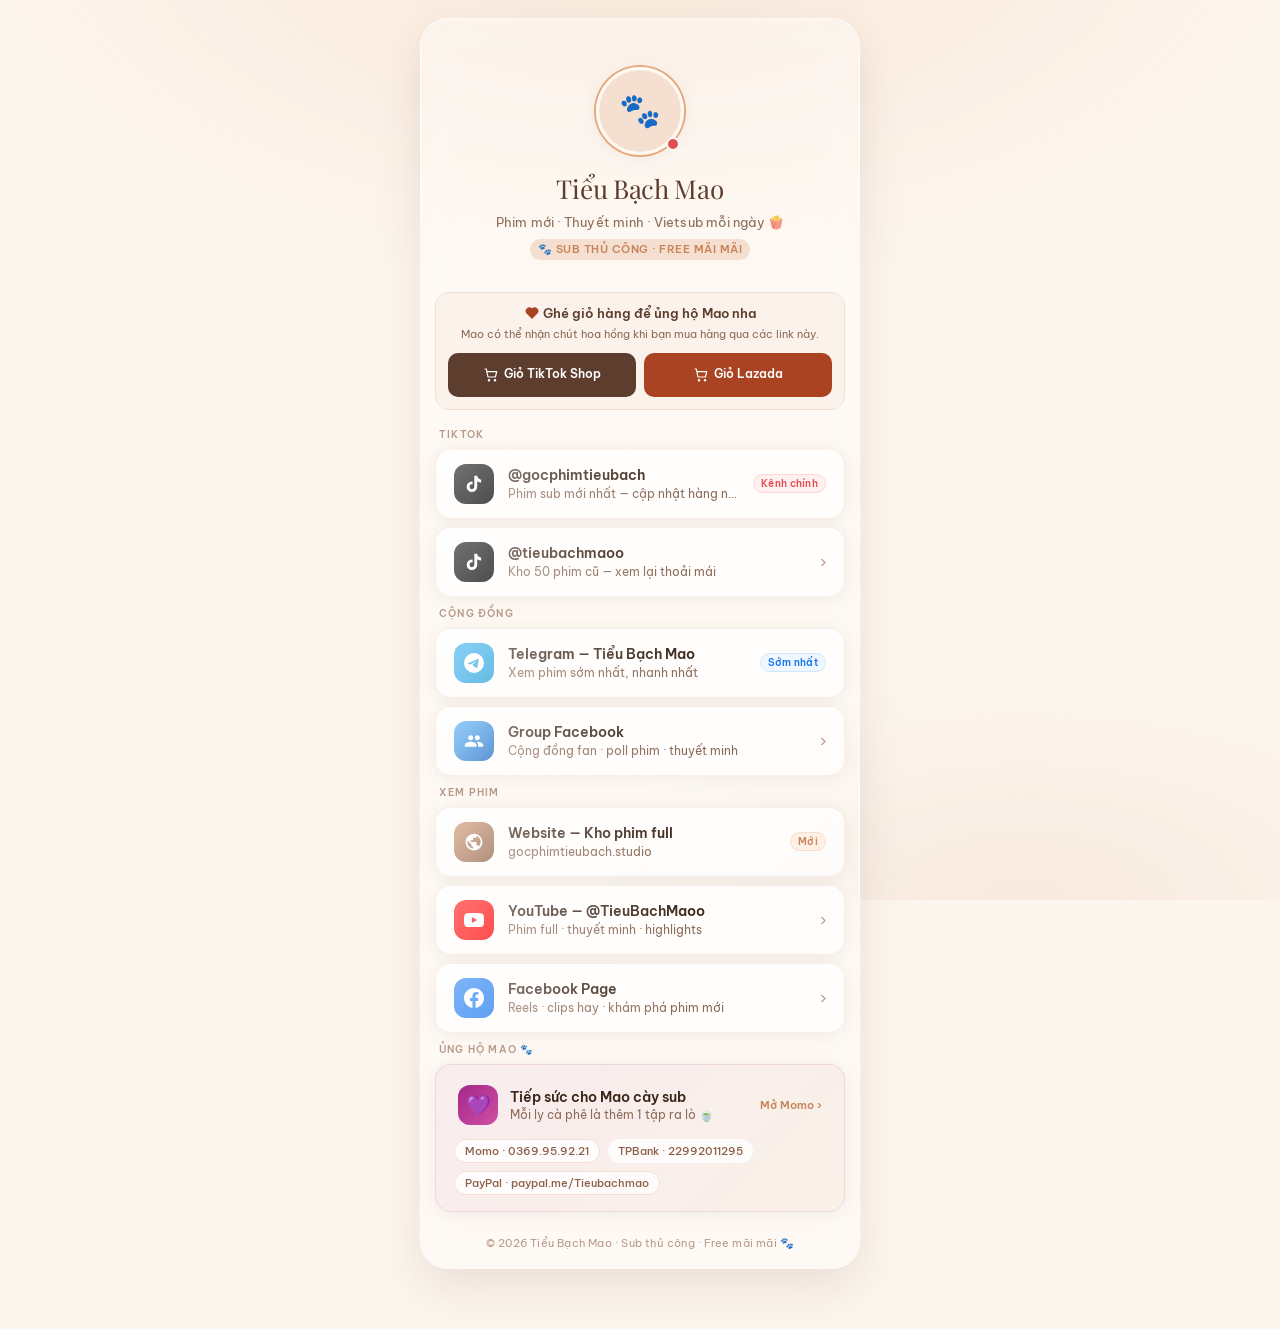
<file: index.html>
<!DOCTYPE html>
<html lang="vi">
<head>
<meta charset="UTF-8">
<meta name="viewport" content="width=device-width, initial-scale=1.0">
<title>Tiểu Bạch Mao 🐾</title>
<meta name="description" content="Link bio chính thức của Tiểu Bạch Mao: TikTok, Telegram, cộng đồng phim, donate và liên kết mua sắm TikTok Shop, Lazada.">

<link rel="icon" type="image/x-icon" href="favicon.ico">
<link rel="icon" type="image/png" sizes="32x32" href="favicon-32x32.png">
<link rel="icon" type="image/png" sizes="192x192" href="favicon-192x192.png">
<link rel="apple-touch-icon" href="apple-touch-icon.png">

<meta property="og:type" content="website">
<meta property="og:url" content="https://gocphimtieubach.page/">
<meta property="og:title" content="Tiểu Bạch Mao 🐾">
<meta property="og:description" content="TikTok, Telegram, cộng đồng phim, donate và góc Lazada tiện ích của Tiểu Bạch Mao.">
<meta property="og:image" content="https://gocphimtieubach.page/og-image.jpg">

<meta name="twitter:card" content="summary_large_image">
<meta name="twitter:title" content="Tiểu Bạch Mao 🐾">
<meta name="twitter:description" content="TikTok, Telegram, cộng đồng phim, donate và góc Lazada tiện ích của Tiểu Bạch Mao.">
<meta name="twitter:image" content="https://gocphimtieubach.page/og-image.jpg">
<link rel="canonical" href="https://gocphimtieubach.page/">

<link rel="preconnect" href="https://fonts.googleapis.com">
<link rel="preconnect" href="https://fonts.gstatic.com" crossorigin>
<link href="https://fonts.googleapis.com/css2?family=Be+Vietnam+Pro:wght@300;400;500;600&family=Playfair+Display:ital@0;1&display=swap" rel="stylesheet">
<style>
  *, *::before, *::after { box-sizing: border-box; margin: 0; padding: 0; }

  :root {
    --cream: #FDF6EE;
    --warm-white: #FFF9F4;
    --caramel: #C8845A;
    --caramel-light: #E8A87C;
    --caramel-pale: #F5DFD0;
    --brown-deep: #5C3D2E;
    --brown-mid: #8B5E45;
    --text-main: #3A2518;
    --text-soft: #8C6B58;
    --text-muted: #B89A8A;
    --divider: rgba(200, 132, 90, 0.15);
    --card-bg: rgba(255,255,255,0.7);
    --card-hover: rgba(255,255,255,0.92);
    --shadow: 0 2px 20px rgba(92,61,46,0.08);
    --shadow-hover: 0 6px 28px rgba(92,61,46,0.14);
  }

  html { background: var(--cream); }

  body {
    font-family: 'Be Vietnam Pro', system-ui, -apple-system, 'Segoe UI', sans-serif;
    background: var(--cream);
    min-height: 100vh;
    display: flex;
    justify-content: center;
    padding: 0 0 60px;
    position: relative;
    overflow-x: hidden;
  }

  /* Soft background texture */
  body::before {
    content: '';
    position: fixed;
    inset: 0;
    background:
      radial-gradient(ellipse 80% 60% at 50% -10%, rgba(232,168,124,0.18) 0%, transparent 70%),
      radial-gradient(ellipse 60% 40% at 80% 100%, rgba(200,132,90,0.10) 0%, transparent 60%);
    pointer-events: none;
    z-index: 0;
  }

  .container {
    width: 100%;
    max-width: 480px;
    padding: 0 20px;
    position: relative;
    z-index: 1;
  }

  .glass-shell {
    margin-top: 18px;
    padding: 0 14px 18px;
    border-radius: 28px;
    background: rgba(255, 255, 255, 0.36);
    border: 1px solid rgba(255, 255, 255, 0.62);
    backdrop-filter: blur(14px);
    -webkit-backdrop-filter: blur(14px);
    box-shadow: 0 18px 45px rgba(92, 61, 46, 0.12);
  }

  /* ── HEADER ── */
  .header {
    display: flex;
    flex-direction: column;
    align-items: center;
    padding: 48px 0 32px;
    gap: 0;
  }

  .avatar-wrap {
    position: relative;
    width: 88px;
    height: 88px;
    margin-bottom: 16px;
  }

  .avatar-wrap img {
    width: 88px;
    height: 88px;
    border-radius: 50%;
    object-fit: cover;
    border: 3px solid var(--warm-white);
    box-shadow: 0 0 0 2px var(--caramel-light), var(--shadow);
  }

  .live-dot {
    position: absolute;
    bottom: 4px;
    right: 4px;
    width: 14px;
    height: 14px;
    background: #E05252;
    border-radius: 50%;
    border: 2.5px solid var(--warm-white);
    animation: pulse 2s infinite;
  }

  @keyframes pulse {
    0%, 100% { box-shadow: 0 0 0 0 rgba(224,82,82,0.4); }
    50% { box-shadow: 0 0 0 5px rgba(224,82,82,0); }
  }

  .name {
    font-family: 'Playfair Display', serif;
    font-size: 26px;
    color: var(--brown-deep);
    letter-spacing: -0.3px;
    margin-bottom: 6px;
  }

  .tagline {
    font-size: 13px;
    color: var(--text-soft);
    font-weight: 400;
    letter-spacing: 0.2px;
    text-align: center;
    line-height: 1.6;
  }

  .tagline span {
    display: inline-block;
    background: var(--caramel-pale);
    color: var(--caramel);
    font-size: 11px;
    font-weight: 600;
    padding: 2px 8px;
    border-radius: 20px;
    margin-top: 6px;
    letter-spacing: 0.5px;
    text-transform: uppercase;
  }

  /* ── SECTIONS ── */
  .section {
    margin-bottom: 10px;
  }

  .section-label {
    font-size: 10px;
    font-weight: 600;
    letter-spacing: 1.2px;
    text-transform: uppercase;
    color: var(--text-muted);
    margin-bottom: 8px;
    padding-left: 4px;
  }

  /* ── LINK CARD ── */
  .link-card {
    display: flex;
    align-items: center;
    gap: 14px;
    background: var(--card-bg);
    border: 1px solid rgba(200,132,90,0.12);
    border-radius: 16px;
    padding: 14px 18px;
    margin-bottom: 8px;
    text-decoration: none;
    cursor: pointer;
    transition: all 0.2s ease;
    backdrop-filter: blur(8px);
    -webkit-backdrop-filter: blur(8px);
    box-shadow: var(--shadow);
    position: relative;
    overflow: hidden;
  }

  .link-card::before {
    content: '';
    position: absolute;
    inset: 0;
    background: linear-gradient(135deg, rgba(255,255,255,0.5) 0%, transparent 60%);
    pointer-events: none;
  }

  .link-card:hover, .link-card:active {
    background: var(--card-hover);
    box-shadow: var(--shadow-hover);
    transform: translateY(-1px);
    border-color: rgba(200,132,90,0.22);
  }

  .card-icon {
    width: 40px;
    height: 40px;
    border-radius: 12px;
    display: flex;
    align-items: center;
    justify-content: center;
    font-size: 18px;
    flex-shrink: 0;
  }

  .card-icon.tiktok   { background: #000; }
  .card-icon.telegram { background: linear-gradient(135deg, #2AABEE, #229ED9); }
  .card-icon.facebook { background: #1877F2; }
  .card-icon.group    { background: linear-gradient(135deg, #42A5F5, #1565C0); }
  .card-icon.youtube  { background: #FF0000; }
  .card-icon.website  { background: linear-gradient(135deg, var(--caramel), var(--brown-mid)); }
  .card-icon.momo     { background: linear-gradient(135deg, #A3288A, #D14FA4); }
  .card-icon svg { width: 20px; height: 20px; }

  .card-text { flex: 1; min-width: 0; }

  .card-title {
    font-size: 14px;
    font-weight: 600;
    color: var(--text-main);
    line-height: 1.3;
    margin-bottom: 2px;
    overflow-wrap: anywhere;
  }

  .card-sub {
    font-size: 12px;
    color: var(--text-soft);
    font-weight: 400;
    white-space: nowrap;
    overflow: hidden;
    text-overflow: ellipsis;
  }

  .card-arrow {
    color: var(--text-muted);
    font-size: 16px;
    flex-shrink: 0;
  }

  .badge {
    font-size: 10px;
    font-weight: 600;
    padding: 2px 7px;
    border-radius: 20px;
    letter-spacing: 0.3px;
    flex-shrink: 0;
  }
  .badge.new { background: #FFF0E6; color: var(--caramel); border: 1px solid var(--caramel-pale); }
  .badge.hot { background: #FFF0F0; color: #E05252; border: 1px solid #FFD5D5; }
  .badge.early { background: #F0F7FF; color: #1877F2; border: 1px solid #D0E8FF; }

  /* ── DONATE CARD ── */
  .donate-card {
    background: linear-gradient(135deg, rgba(163,40,138,0.06), rgba(200,132,90,0.08));
    border: 1px solid rgba(163,40,138,0.12);
    border-radius: 16px;
    padding: 16px 18px;
    margin-bottom: 8px;
    transition: all 0.2s ease;
    box-shadow: var(--shadow);
  }
  .donate-card:hover { transform: translateY(-1px); box-shadow: var(--shadow-hover); }

  .donate-top {
    display: flex;
    align-items: center;
    gap: 12px;
    margin-bottom: 10px;
  }

  .donate-primary {
    text-decoration: none;
    color: inherit;
    border-radius: 12px;
    padding: 4px;
    transition: background 0.2s ease;
  }

  .donate-primary:hover {
    background: rgba(255,255,255,0.45);
  }

  .donate-go {
    margin-left: auto;
    font-size: 11px;
    font-weight: 600;
    color: var(--caramel);
    white-space: nowrap;
  }

  .donate-title {
    font-size: 14px;
    font-weight: 600;
    color: var(--text-main);
  }

  .donate-sub {
    font-size: 12px;
    color: var(--text-soft);
    margin-top: 1px;
  }

  .donate-methods {
    display: flex;
    gap: 8px;
    flex-wrap: wrap;
  }

  .method-pill {
    font-size: 11px;
    font-weight: 500;
    padding: 4px 10px;
    border-radius: 20px;
    background: rgba(255,255,255,0.8);
    color: var(--brown-mid);
    border: 1px solid var(--caramel-pale);
    display: inline-flex;
    align-items: center;
    justify-content: center;
  }

  .method-link {
    text-decoration: none;
    cursor: pointer;
    transition: all 0.2s ease;
  }

  .method-link:hover {
    background: rgba(255,255,255,0.98);
    color: var(--brown-deep);
    border-color: rgba(200,132,90,0.34);
  }

  .method-button {
    border: none;
    font-family: inherit;
  }

  .donate-toast {
    position: fixed;
    left: 50%;
    bottom: 20px;
    transform: translateX(-50%) translateY(14px);
    background: rgba(58, 37, 24, 0.9);
    color: #fff;
    font-size: 12px;
    font-weight: 500;
    padding: 8px 14px;
    border-radius: 14px;
    opacity: 0;
    pointer-events: none;
    transition: opacity 0.25s ease, transform 0.25s ease;
    z-index: 1000;
  }

  .donate-toast.show {
    opacity: 1;
    transform: translateX(-50%) translateY(0);
  }

  /* ── OPTIONAL SHOP LINKS ── */
  .shop-support {
    background: rgba(200,132,90,0.06);
    border: 1px solid var(--caramel-pale);
    border-radius: 14px;
    padding: 12px;
    margin-bottom: 18px;
    text-align: center;
  }
  .shop-support-title { font-size: 13px; font-weight: 600; color: var(--brown-deep); }
  .shop-icon { width: 16px; height: 16px; flex-shrink: 0; vertical-align: -3px; }
  .shop-support-title .shop-icon { color: #a94322; }
  .shop-link { gap: 5px; }
  .shop-support-copy { font-size: 11px; line-height: 1.5; color: var(--text-soft); margin: 5px 0 10px; }
  .shop-links { display: grid; grid-template-columns: repeat(2, minmax(0, 1fr)); gap: 8px; }
  .shop-link {
    display: flex;
    align-items: center;
    justify-content: center;
    min-height: 44px;
    padding: 10px 6px;
    border-radius: 10px;
    font-size: 12px;
    font-weight: 600;
    text-decoration: none;
    line-height: 1.4;
  }
  .shop-tiktok { background: var(--brown-deep); color: #fff; }
  .shop-lazada { background: #a94322; color: #fff; }
  .shop-link:hover { filter: brightness(1.1); }
  .shop-link:focus-visible { outline: 3px solid var(--caramel); outline-offset: 3px; }

  /* ── DIVIDER ── */
  .divider {
    height: 1px;
    background: var(--divider);
    margin: 16px 0;
  }

  /* ── FOOTER ── */
  .footer {
    text-align: center;
    margin-top: 24px;
    font-size: 11px;
    color: var(--text-muted);
    letter-spacing: 0.2px;
  }

  @media (max-width: 400px) {
    .container { padding: 0 10px; }
    .glass-shell { padding: 0 10px 18px; }
    .link-card { gap: 10px; padding: 12px; }
    .card-title { font-size: 13px; }
    .badge { font-size: 9px; padding: 2px 5px; }
    .donate-card { padding: 12px; }
    .donate-top { display: grid; grid-template-columns: 40px minmax(0, 1fr); gap: 6px 10px; }
    .donate-top > .card-icon { grid-row: 1 / 3; }
    .donate-go { grid-column: 2; margin-left: 0; }
    .donate-title, .donate-sub { overflow-wrap: anywhere; }
    .method-pill { max-width: 100%; overflow-wrap: anywhere; }
  }

  /* ── STAGGER ANIMATION ── */
  .section, .header { opacity: 0; transform: translateY(12px); animation: fadeUp 0.4s ease forwards; }
  .header { animation-delay: 0s; }
  .section:nth-child(1) { animation-delay: 0.08s; }
  .section:nth-child(2) { animation-delay: 0.14s; }
  .section:nth-child(3) { animation-delay: 0.20s; }
  .section:nth-child(4) { animation-delay: 0.26s; }
  .section:nth-child(5) { animation-delay: 0.32s; }
  @keyframes fadeUp { to { opacity: 1; transform: translateY(0); } }
</style>
</head>
<body>
<div class="container">
  <div class="glass-shell">

  <!-- HEADER -->
  <div class="header">
    <div class="avatar-wrap">
      <img src="https://gocphimtieubach.page/Asset%203.webp" alt="Tiểu Bạch Mao" onerror="this.src='data:image/svg+xml,<svg xmlns=%22http://www.w3.org/2000/svg%22 viewBox=%220 0 88 88%22><circle cx=%2244%22 cy=%2244%22 r=%2244%22 fill=%22%23F5DFD0%22/><text x=%2244%22 y=%2256%22 text-anchor=%22middle%22 font-size=%2236%22>🐾</text></svg>'">
      <div class="live-dot"></div>
    </div>
    <div class="name">Tiểu Bạch Mao</div>
    <div class="tagline">
      Phim mới · Thuyết minh · Vietsub mỗi ngày 🍿<br>
      <span>🐾 Sub thủ công · Free mãi mãi</span>
    </div>
  </div>

  <section class="shop-support" aria-label="Mua sắm ủng hộ Mao">
    <p class="shop-support-title"><svg class="shop-icon" viewBox="0 0 24 24" fill="currentColor" aria-hidden="true" focusable="false"><path d="M12 21 3.5 12.5A5.7 5.7 0 0 1 12 5a5.7 5.7 0 0 1 8.5 7.5Z"/></svg> Ghé giỏ hàng để ủng hộ Mao nha</p>
    <p class="shop-support-copy">Mao có thể nhận chút hoa hồng khi bạn mua hàng qua các link này.</p>
    <div class="shop-links">
      <a class="shop-link shop-tiktok" href="https://vt.tiktok.com/ZS9UwsBsuFLKt-KD8oG/" target="_blank" rel="noopener sponsored"><svg class="shop-icon" viewBox="0 0 24 24" fill="none" stroke="currentColor" stroke-width="1.8" stroke-linecap="round" stroke-linejoin="round" aria-hidden="true" focusable="false"><path d="M3 3h2l2.4 12h11.2l2-8H6"/><circle cx="9" cy="20" r="1"/><circle cx="18" cy="20" r="1"/></svg><span>Giỏ TikTok Shop</span></a>
      <a class="shop-link shop-lazada" href="https://s.lazada.vn/s.pl59e?t=h5" target="_blank" rel="noopener sponsored"><svg class="shop-icon" viewBox="0 0 24 24" fill="none" stroke="currentColor" stroke-width="1.8" stroke-linecap="round" stroke-linejoin="round" aria-hidden="true" focusable="false"><path d="M3 3h2l2.4 12h11.2l2-8H6"/><circle cx="9" cy="20" r="1"/><circle cx="18" cy="20" r="1"/></svg><span>Giỏ Lazada</span></a>
    </div>
  </section>

  <!-- SECTION 1: TIKTOK -->
  <div class="section">
    <div class="section-label">TikTok</div>
    <a class="link-card" href="https://www.tiktok.com/@gocphimtieubach" target="_blank" rel="noopener">
      <div class="card-icon tiktok">
        <svg viewBox="0 0 24 24" fill="white"><path d="M19.59 6.69a4.83 4.83 0 01-3.77-4.25V2h-3.45v13.67a2.89 2.89 0 01-2.88 2.5 2.89 2.89 0 01-2.89-2.89 2.89 2.89 0 012.89-2.89c.28 0 .54.04.79.1V9.01a6.33 6.33 0 00-.79-.05 6.34 6.34 0 00-6.34 6.34 6.34 6.34 0 006.34 6.34 6.34 6.34 0 006.33-6.34V8.73a8.15 8.15 0 004.77 1.53V6.79a4.85 4.85 0 01-1-.1z"/></svg>
      </div>
      <div class="card-text">
        <div class="card-title">@gocphimtieubach</div>
        <div class="card-sub">Phim sub mới nhất — cập nhật hàng ngày</div>
      </div>
      <span class="badge hot">Kênh chính</span>
    </a>
    <a class="link-card" href="https://www.tiktok.com/@tieubachmaoo" target="_blank" rel="noopener">
      <div class="card-icon tiktok">
        <svg viewBox="0 0 24 24" fill="white"><path d="M19.59 6.69a4.83 4.83 0 01-3.77-4.25V2h-3.45v13.67a2.89 2.89 0 01-2.88 2.5 2.89 2.89 0 01-2.89-2.89 2.89 2.89 0 012.89-2.89c.28 0 .54.04.79.1V9.01a6.33 6.33 0 00-.79-.05 6.34 6.34 0 00-6.34 6.34 6.34 6.34 0 006.34 6.34 6.34 6.34 0 006.33-6.34V8.73a8.15 8.15 0 004.77 1.53V6.79a4.85 4.85 0 01-1-.1z"/></svg>
      </div>
      <div class="card-text">
        <div class="card-title">@tieubachmaoo</div>
        <div class="card-sub">Kho 50 phim cũ — xem lại thoải mái</div>
      </div>
      <span class="card-arrow">›</span>
    </a>
  </div>

  <!-- SECTION 2: CỘNG ĐỒNG -->
  <div class="section">
    <div class="section-label">Cộng đồng</div>
    <a class="link-card" href="https://t.me/tieubachmao" target="_blank" rel="noopener">
      <div class="card-icon telegram">
        <svg viewBox="0 0 24 24" fill="white"><path d="M11.944 0A12 12 0 0 0 0 12a12 12 0 0 0 12 12 12 12 0 0 0 12-12A12 12 0 0 0 12 0a12 12 0 0 0-.056 0zm4.962 7.224c.1-.002.321.023.465.14a.506.506 0 0 1 .171.325c.016.093.036.306.02.472-.18 1.898-.962 6.502-1.36 8.627-.168.9-.499 1.201-.82 1.23-.696.065-1.225-.46-1.9-.902-1.056-.693-1.653-1.124-2.678-1.8-1.185-.78-.417-1.21.258-1.91.177-.184 3.247-2.977 3.307-3.23.007-.032.014-.15-.056-.212s-.174-.041-.249-.024c-.106.024-1.793 1.14-5.061 3.345-.48.33-.913.49-1.302.48-.428-.008-1.252-.241-1.865-.44-.752-.245-1.349-.374-1.297-.789.027-.216.325-.437.893-.663 3.498-1.524 5.83-2.529 6.998-3.014 3.332-1.386 4.025-1.627 4.476-1.635z"/></svg>
      </div>
      <div class="card-text">
        <div class="card-title">Telegram — Tiểu Bạch Mao</div>
        <div class="card-sub">Xem phim sớm nhất, nhanh nhất</div>
      </div>
      <span class="badge early">Sớm nhất</span>
    </a>
    <a class="link-card" href="https://www.facebook.com/tieubachmaosubphim/" target="_blank" rel="noopener">
      <div class="card-icon group">
        <svg viewBox="0 0 24 24" fill="white"><path d="M16 11c1.66 0 2.99-1.34 2.99-3S17.66 5 16 5c-1.66 0-3 1.34-3 3s1.34 3 3 3zm-8 0c1.66 0 2.99-1.34 2.99-3S9.66 5 8 5C6.34 5 5 6.34 5 8s1.34 3 3 3zm0 2c-2.33 0-7 1.17-7 3.5V19h14v-2.5c0-2.33-4.67-3.5-7-3.5zm8 0c-.29 0-.62.02-.97.05 1.16.84 1.97 1.97 1.97 3.45V19h6v-2.5c0-2.33-4.67-3.5-7-3.5z"/></svg>
      </div>
      <div class="card-text">
        <div class="card-title">Group Facebook</div>
        <div class="card-sub">Cộng đồng fan · poll phim · thuyết minh</div>
      </div>
      <span class="card-arrow">›</span>
    </a>
  </div>

  <!-- SECTION 3: XEM PHIM -->
  <div class="section">
    <div class="section-label">Xem phim</div>
    <a class="link-card" href="https://gocphimtieubach.studio" target="_blank" rel="noopener">
      <div class="card-icon website">
        <svg viewBox="0 0 24 24" fill="white"><path d="M12 2C6.48 2 2 6.48 2 12s4.48 10 10 10 10-4.48 10-10S17.52 2 12 2zm-1 17.93c-3.95-.49-7-3.85-7-7.93 0-.62.08-1.21.21-1.79L9 15v1c0 1.1.9 2 2 2v1.93zm6.9-2.54c-.26-.81-1-1.39-1.9-1.39h-1v-3c0-.55-.45-1-1-1H8v-2h2c.55 0 1-.45 1-1V7h2c1.1 0 2-.9 2-2v-.41c2.93 1.19 5 4.06 5 7.41 0 2.08-.8 3.97-2.1 5.39z"/></svg>
      </div>
      <div class="card-text">
        <div class="card-title">Website — Kho phim full</div>
        <div class="card-sub">gocphimtieubach.studio</div>
      </div>
      <span class="badge new">Mới</span>
    </a>
    <a class="link-card" href="https://www.youtube.com/@TieuBachMaoo" target="_blank" rel="noopener">
      <div class="card-icon youtube">
        <svg viewBox="0 0 24 24" fill="white"><path d="M23.498 6.186a3.016 3.016 0 00-2.122-2.136C19.505 3.545 12 3.545 12 3.545s-7.505 0-9.377.505A3.017 3.017 0 00.502 6.186C0 8.07 0 12 0 12s0 3.93.502 5.814a3.016 3.016 0 002.122 2.136c1.871.505 9.376.505 9.376.505s7.505 0 9.377-.505a3.015 3.015 0 002.122-2.136C24 15.93 24 12 24 12s0-3.93-.502-5.814zM9.545 15.568V8.432L15.818 12l-6.273 3.568z"/></svg>
      </div>
      <div class="card-text">
        <div class="card-title">YouTube — @TieuBachMaoo</div>
        <div class="card-sub">Phim full · thuyết minh · highlights</div>
      </div>
      <span class="card-arrow">›</span>
    </a>
    <a class="link-card" href="https://www.facebook.com/tieubachmaosubphim/" target="_blank" rel="noopener">
      <div class="card-icon facebook">
        <svg viewBox="0 0 24 24" fill="white"><path d="M24 12.073c0-6.627-5.373-12-12-12s-12 5.373-12 12c0 5.99 4.388 10.954 10.125 11.854v-8.385H7.078v-3.47h3.047V9.43c0-3.007 1.792-4.669 4.533-4.669 1.312 0 2.686.235 2.686.235v2.953H15.83c-1.491 0-1.956.925-1.956 1.874v2.25h3.328l-.532 3.47h-2.796v8.385C19.612 23.027 24 18.062 24 12.073z"/></svg>
      </div>
      <div class="card-text">
        <div class="card-title">Facebook Page</div>
        <div class="card-sub">Reels · clips hay · khám phá phim mới</div>
      </div>
      <span class="card-arrow">›</span>
    </a>
  </div>

  <!-- SECTION 4: ỦNG HỘ -->
  <div class="section">
    <div class="section-label">Ủng hộ Mao 🐾</div>
    <div class="donate-card">
      <a class="donate-top donate-primary" href="https://me.momo.vn/Tieubachmao" target="_blank" rel="noopener">
        <div class="card-icon momo" style="width:40px;height:40px;border-radius:12px;display:flex;align-items:center;justify-content:center;font-size:20px;flex-shrink:0;">💜</div>
        <div>
          <div class="donate-title">Tiếp sức cho Mao cày sub</div>
          <div class="donate-sub">Mỗi ly cà phê là thêm 1 tập ra lò 🍵</div>
        </div>
        <span class="donate-go">Mở Momo ›</span>
      </a>
      <div class="donate-methods">
        <a class="method-pill method-link" href="https://me.momo.vn/Tieubachmao" target="_blank" rel="noopener">Momo · 0369.95.92.21</a>
        <button class="method-pill method-link method-button copy-bank-btn" type="button" data-copy="TPBank · 22992011295">TPBank · 22992011295</button>
        <a class="method-pill method-link" href="https://paypal.me/Tieubachmao" target="_blank" rel="noopener">PayPal · paypal.me/Tieubachmao</a>
      </div>
    </div>
    <div class="donate-toast" id="donateToast">Đã copy thông tin TPBank</div>
  </div>

  <div class="footer">© 2026 Tiểu Bạch Mao · Sub thủ công · Free mãi mãi 🐾</div>

  </div>

</div>

<script>
(function () {
  function showDonateToast(message) {
    var toast = document.getElementById('donateToast');
    if (!toast) return;
    toast.textContent = message;
    toast.classList.add('show');
    window.setTimeout(function () {
      toast.classList.remove('show');
    }, 1800);
  }

  function copyText(text) {
    if (navigator.clipboard && navigator.clipboard.writeText) {
      return navigator.clipboard.writeText(text);
    }

    return new Promise(function (resolve, reject) {
      try {
        var textarea = document.createElement('textarea');
        textarea.value = text;
        textarea.setAttribute('readonly', '');
        textarea.style.position = 'fixed';
        textarea.style.opacity = '0';
        document.body.appendChild(textarea);
        textarea.select();
        var ok = document.execCommand('copy');
        document.body.removeChild(textarea);
        if (ok) {
          resolve();
        } else {
          reject(new Error('Copy failed'));
        }
      } catch (error) {
        reject(error);
      }
    });
  }

  var copyButtons = document.querySelectorAll('.copy-bank-btn');
  copyButtons.forEach(function (btn) {
    btn.addEventListener('click', function () {
      var value = btn.getAttribute('data-copy') || 'TPBank · 22992011295';
      copyText(value)
        .then(function () {
          showDonateToast('Đã copy thông tin TPBank');
        })
        .catch(function () {
          showDonateToast('Không copy được, giữ lâu để sao chép thủ công');
        });
    });
  });

})();
</script>
</body>
</html>
</file>
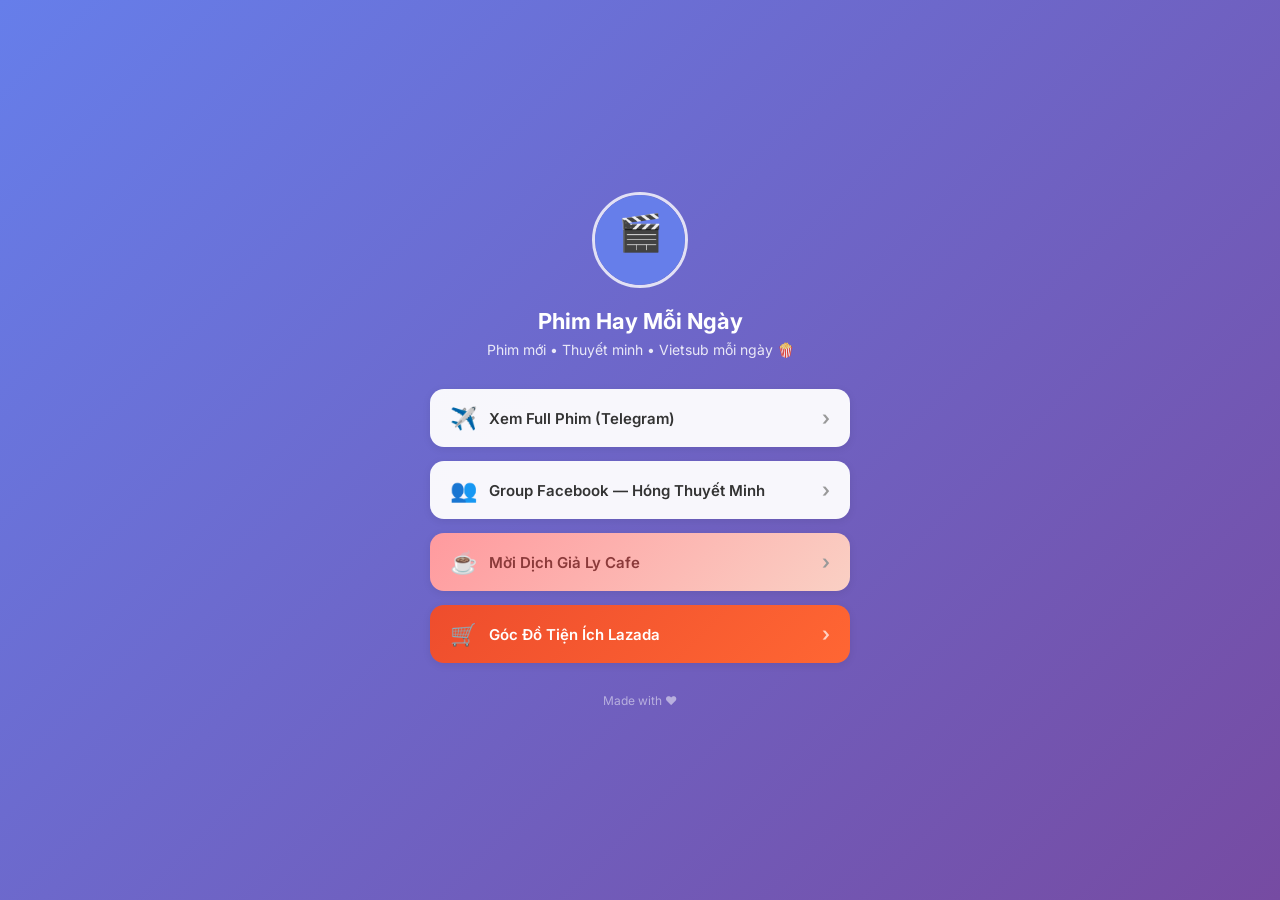
<file: template-1-minimal/index.html>
<!DOCTYPE html>
<html lang="vi">
<head>
    <meta charset="UTF-8">
    <meta name="viewport" content="width=device-width, initial-scale=1.0">
    <title>🎬 Phim Hay Mỗi Ngày</title>
    <link rel="stylesheet" href="style.css">
    <link rel="preconnect" href="https://fonts.googleapis.com">
    <link href="https://fonts.googleapis.com/css2?family=Inter:wght@400;600;700&display=swap" rel="stylesheet">
</head>
<body>
    <div class="container">
        <div class="profile">
            <img src="https://i.imgur.com/placeholder.png" alt="Avatar" class="avatar" onerror="this.src='data:image/svg+xml,<svg xmlns=%22http://www.w3.org/2000/svg%22 viewBox=%220 0 100 100%22><rect fill=%22%23667eea%22 width=%22100%22 height=%22100%22 rx=%2250%22/><text x=%2250%25%22 y=%2255%25%22 text-anchor=%22middle%22 fill=%22white%22 font-size=%2240%22>🎬</text></svg>'">
            <h1>Phim Hay Mỗi Ngày</h1>
            <p class="bio">Phim mới • Thuyết minh • Vietsub mỗi ngày 🍿</p>
        </div>

        <div class="links">
            <a href="#" id="btn-telegram" class="link-btn" onclick="openExternal('https://t.me/YOUR_CHANNEL', event)">
                <span class="btn-icon">✈️</span>
                <span class="btn-text">Xem Full Phim (Telegram)</span>
                <span class="btn-arrow">›</span>
            </a>

            <a href="#" id="btn-facebook" class="link-btn" onclick="openExternal('https://www.facebook.com/tieubachmaosubphim/', event)">
                <span class="btn-icon">👥</span>
                <span class="btn-text">Group Facebook — Hóng Thuyết Minh</span>
                <span class="btn-arrow">›</span>
            </a>

            <a href="#" id="btn-donate" class="link-btn donate" onclick="openExternal('https://me.momo.vn/YOUR_MOMO', event)">
                <span class="btn-icon">☕</span>
                <span class="btn-text">Mời Dịch Giả Ly Cafe</span>
                <span class="btn-arrow">›</span>
            </a>

            <a href="#" id="btn-shopee" class="link-btn shopee" onclick="openLazada('https://s.lazada.vn/s.9h2Cr?t=h5-v2_6SrXCyYmkR', event)">
                <span class="btn-icon">🛒</span>
                <span class="btn-text">Góc Đồ Tiện Ích Lazada</span>
                <span class="btn-arrow">›</span>
            </a>
        </div>

        <p class="footer">Made with ❤️</p>
    </div>

    <script>
    // === DEEPLINK: Bypass TikTok In-App Browser ===
    function isInAppBrowser() {
        var ua = navigator.userAgent || navigator.vendor || '';
        // Detect TikTok, Instagram, Facebook, Zalo in-app browsers
        return /musical_ly|tiktok|bytedancewebview|instagram|fbav|fban|zalo/i.test(ua);
    }

    function openExternal(url, event) {
        if (event) event.preventDefault();

        if (isInAppBrowser()) {
            // Try intent:// for Android to force open in Chrome/default browser
            var intentUrl = 'intent://' + url.replace(/^https?:\/\//, '') +
                '#Intent;scheme=https;package=com.android.chrome;end';

            // For iOS, try googlechrome:// scheme, fallback to normal
            var isIOS = /iphone|ipad|ipod/i.test(navigator.userAgent);
            if (isIOS) {
                // On iOS TikTok, window.open sometimes breaks out
                window.location.href = url;
            } else {
                window.location.href = intentUrl;
                // Fallback after short delay
                setTimeout(function() { window.location.href = url; }, 500);
            }
        } else {
            window.open(url, '_blank');
        }
    }

    // === OUTBOUND: Lazada Link ===
    function openLazada(webUrl, event) {
        if (event) event.preventDefault();

        if (isInAppBrowser()) {
            var intentUrl = 'intent://' + webUrl.replace(/^https?:\/\//, '') +
                '#Intent;scheme=https;package=com.android.chrome;end';
            var isIOS = /iphone|ipad|ipod/i.test(navigator.userAgent);

            if (isIOS) {
                window.location.href = webUrl;
            } else {
                window.location.href = intentUrl;
                setTimeout(function() { window.location.href = webUrl; }, 500);
            }
        } else {
            window.open(webUrl, '_blank');
        }
    }

    // Auto-redirect if in TikTok browser (optional: show a notice instead)
    // Uncomment below to auto-redirect the whole page out of in-app browser
    /*
    if (isInAppBrowser()) {
        var url = window.location.href;
        var intentUrl = 'intent://' + url.replace(/^https?:\/\//, '') +
            '#Intent;scheme=https;package=com.android.chrome;end';
        window.location.href = intentUrl;
    }
    */
    </script>
</body>
</html>
</file>
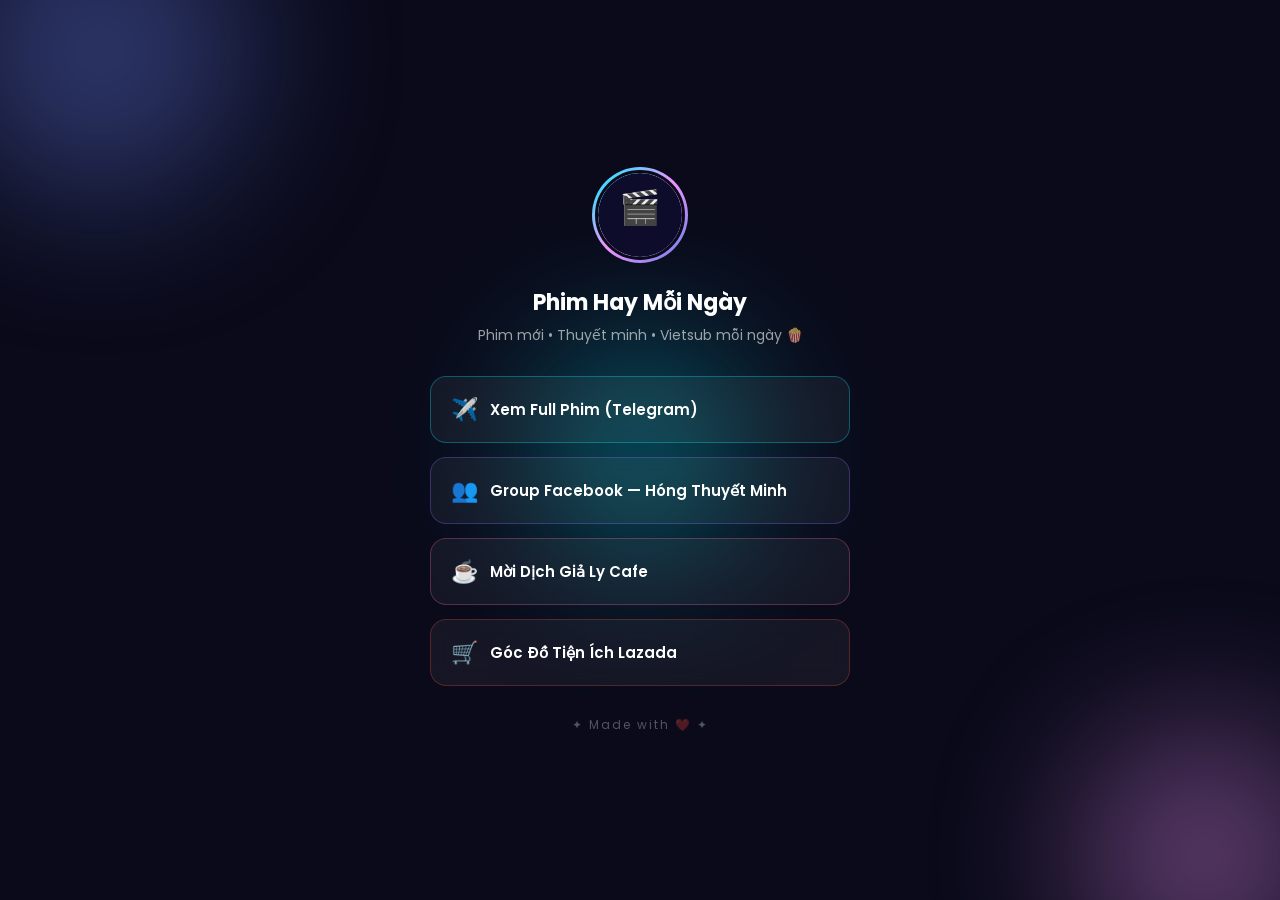
<file: template-2-neon/index.html>
<!DOCTYPE html>
<html lang="vi">
<head>
    <meta charset="UTF-8">
    <meta name="viewport" content="width=device-width, initial-scale=1.0">
    <title>🎬 Phim Hay Mỗi Ngày</title>
    <link rel="stylesheet" href="style.css">
    <link rel="preconnect" href="https://fonts.googleapis.com">
    <link href="https://fonts.googleapis.com/css2?family=Poppins:wght@400;600;700&display=swap" rel="stylesheet">
</head>
<body>
    <div class="bg-animation">
        <div class="circle c1"></div>
        <div class="circle c2"></div>
        <div class="circle c3"></div>
    </div>

    <div class="container">
        <div class="profile">
            <div class="avatar-ring">
                <img src="https://i.imgur.com/placeholder.png" alt="Avatar" class="avatar" onerror="this.src='data:image/svg+xml,<svg xmlns=%22http://www.w3.org/2000/svg%22 viewBox=%220 0 100 100%22><rect fill=%22%230d0d2b%22 width=%22100%22 height=%22100%22 rx=%2250%22/><text x=%2250%25%22 y=%2255%25%22 text-anchor=%22middle%22 fill=%22%2300f5ff%22 font-size=%2240%22>🎬</text></svg>'">
            </div>
            <h1>Phim Hay Mỗi Ngày</h1>
            <p class="bio">Phim mới • Thuyết minh • Vietsub mỗi ngày 🍿</p>
        </div>

        <div class="links">
            <a href="#" class="link-btn neon-blue" onclick="openExternal('https://t.me/YOUR_CHANNEL', event)">
                <div class="btn-glow"></div>
                <span class="btn-icon">✈️</span>
                <span class="btn-text">Xem Full Phim (Telegram)</span>
            </a>

            <a href="#" class="link-btn neon-purple" onclick="openExternal('https://www.facebook.com/tieubachmaosubphim/', event)">
                <div class="btn-glow"></div>
                <span class="btn-icon">👥</span>
                <span class="btn-text">Group Facebook — Hóng Thuyết Minh</span>
            </a>

            <a href="#" class="link-btn neon-pink" onclick="openExternal('https://me.momo.vn/YOUR_MOMO', event)">
                <div class="btn-glow"></div>
                <span class="btn-icon">☕</span>
                <span class="btn-text">Mời Dịch Giả Ly Cafe</span>
            </a>

            <a href="#" class="link-btn neon-orange" onclick="openLazada('https://s.lazada.vn/s.9h2Cr?t=h5-v2_6SrXCyYmkR', event)">
                <div class="btn-glow"></div>
                <span class="btn-icon">🛒</span>
                <span class="btn-text">Góc Đồ Tiện Ích Lazada</span>
            </a>
        </div>

        <p class="footer">✦ Made with ❤️ ✦</p>
    </div>

    <script>
    function isInAppBrowser() {
        var ua = navigator.userAgent || navigator.vendor || '';
        return /musical_ly|tiktok|bytedancewebview|instagram|fbav|fban|zalo/i.test(ua);
    }

    function openExternal(url, event) {
        if (event) event.preventDefault();
        if (isInAppBrowser()) {
            var isIOS = /iphone|ipad|ipod/i.test(navigator.userAgent);
            if (isIOS) {
                window.location.href = url;
            } else {
                var intentUrl = 'intent://' + url.replace(/^https?:\/\//, '') +
                    '#Intent;scheme=https;package=com.android.chrome;end';
                window.location.href = intentUrl;
                setTimeout(function() { window.location.href = url; }, 500);
            }
        } else {
            window.open(url, '_blank');
        }
    }

    function openLazada(webUrl, event) {
        if (event) event.preventDefault();

        if (isInAppBrowser()) {
            var isIOS = /iphone|ipad|ipod/i.test(navigator.userAgent);
            if (isIOS) {
                window.location.href = webUrl;
            } else {
                var intentUrl = 'intent://' + webUrl.replace(/^https?:\/\//, '') +
                    '#Intent;scheme=https;package=com.android.chrome;end';
                window.location.href = intentUrl;
                setTimeout(function() { window.location.href = webUrl; }, 500);
            }
        } else {
            window.open(webUrl, '_blank');
        }
    }
    </script>
</body>
</html>
</file>
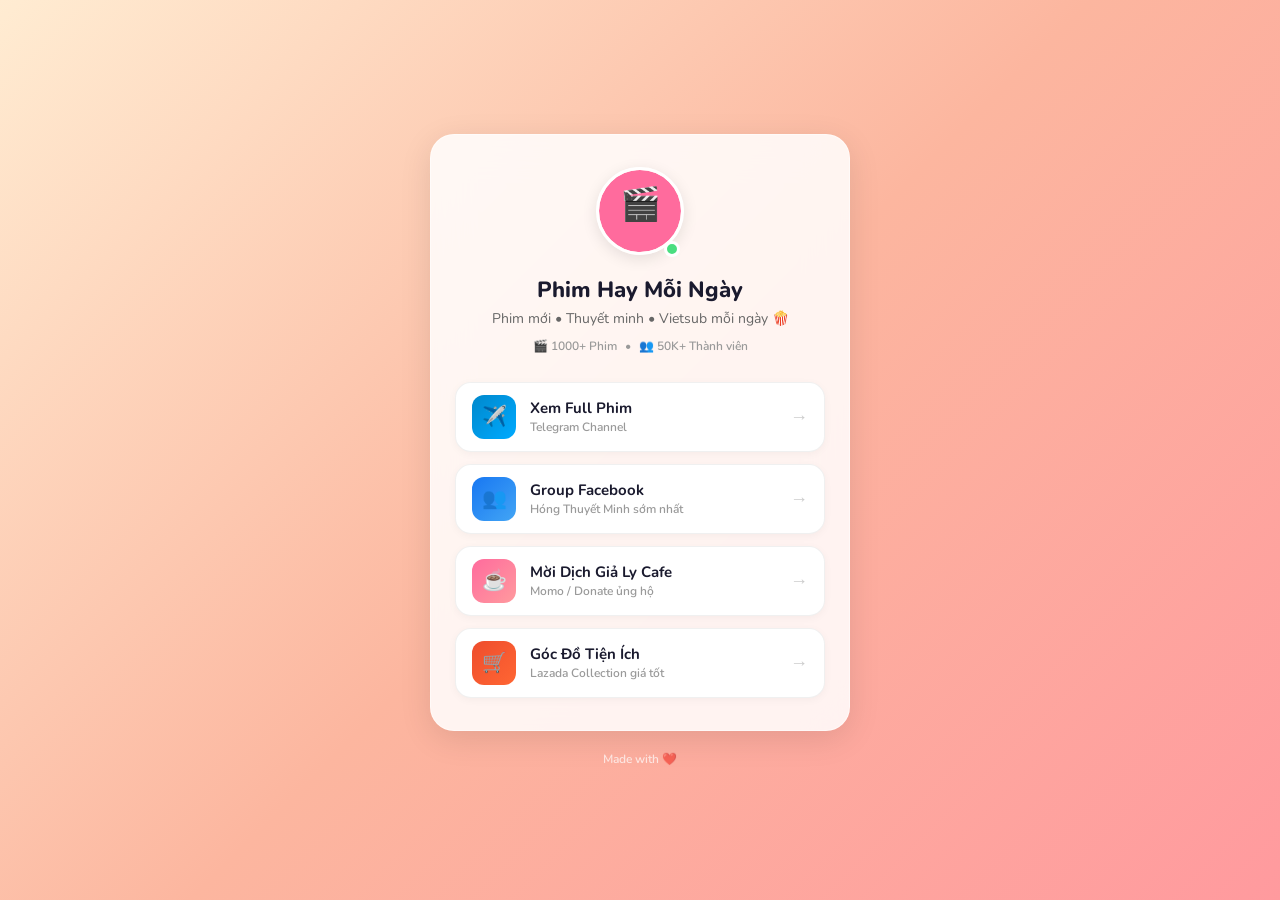
<file: template-3-card/index.html>
<!DOCTYPE html>
<html lang="vi">
<head>
    <meta charset="UTF-8">
    <meta name="viewport" content="width=device-width, initial-scale=1.0">
    <title>🎬 Phim Hay Mỗi Ngày</title>
    <link rel="stylesheet" href="style.css">
    <link rel="preconnect" href="https://fonts.googleapis.com">
    <link href="https://fonts.googleapis.com/css2?family=Nunito:wght@400;600;800&display=swap" rel="stylesheet">
</head>
<body>
    <div class="container">
        <div class="card">
            <div class="profile">
                <div class="avatar-wrapper">
                    <img src="https://i.imgur.com/placeholder.png" alt="Avatar" class="avatar" onerror="this.src='data:image/svg+xml,<svg xmlns=%22http://www.w3.org/2000/svg%22 viewBox=%220 0 100 100%22><rect fill=%22%23ff6b9d%22 width=%22100%22 height=%22100%22 rx=%2250%22/><text x=%2250%25%22 y=%2255%25%22 text-anchor=%22middle%22 fill=%22white%22 font-size=%2240%22>🎬</text></svg>'">
                    <div class="status-dot"></div>
                </div>
                <h1>Phim Hay Mỗi Ngày</h1>
                <p class="bio">Phim mới • Thuyết minh • Vietsub mỗi ngày 🍿</p>
                <div class="stats">
                    <span>🎬 1000+ Phim</span>
                    <span>•</span>
                    <span>👥 50K+ Thành viên</span>
                </div>
            </div>

            <div class="links">
                <a href="#" class="link-btn telegram" onclick="openExternal('https://t.me/YOUR_CHANNEL', event)">
                    <div class="btn-icon-wrapper telegram-bg">
                        <span class="btn-icon">✈️</span>
                    </div>
                    <div class="btn-content">
                        <span class="btn-text">Xem Full Phim</span>
                        <span class="btn-sub">Telegram Channel</span>
                    </div>
                    <span class="btn-arrow">→</span>
                </a>

                <a href="#" class="link-btn facebook" onclick="openExternal('https://www.facebook.com/tieubachmaosubphim/', event)">
                    <div class="btn-icon-wrapper facebook-bg">
                        <span class="btn-icon">👥</span>
                    </div>
                    <div class="btn-content">
                        <span class="btn-text">Group Facebook</span>
                        <span class="btn-sub">Hóng Thuyết Minh sớm nhất</span>
                    </div>
                    <span class="btn-arrow">→</span>
                </a>

                <a href="#" class="link-btn donate" onclick="openExternal('https://me.momo.vn/YOUR_MOMO', event)">
                    <div class="btn-icon-wrapper donate-bg">
                        <span class="btn-icon">☕</span>
                    </div>
                    <div class="btn-content">
                        <span class="btn-text">Mời Dịch Giả Ly Cafe</span>
                        <span class="btn-sub">Momo / Donate ủng hộ</span>
                    </div>
                    <span class="btn-arrow">→</span>
                </a>

                <a href="#" class="link-btn shopee" onclick="openLazada('https://s.lazada.vn/s.9h2Cr?t=h5-v2_6SrXCyYmkR', event)">
                    <div class="btn-icon-wrapper shopee-bg">
                        <span class="btn-icon">🛒</span>
                    </div>
                    <div class="btn-content">
                        <span class="btn-text">Góc Đồ Tiện Ích</span>
                        <span class="btn-sub">Lazada Collection giá tốt</span>
                    </div>
                    <span class="btn-arrow">→</span>
                </a>
            </div>
        </div>

        <p class="footer">Made with ❤️</p>
    </div>

    <script>
    function isInAppBrowser() {
        var ua = navigator.userAgent || navigator.vendor || '';
        return /musical_ly|tiktok|bytedancewebview|instagram|fbav|fban|zalo/i.test(ua);
    }

    function openExternal(url, event) {
        if (event) event.preventDefault();
        if (isInAppBrowser()) {
            var isIOS = /iphone|ipad|ipod/i.test(navigator.userAgent);
            if (isIOS) {
                window.location.href = url;
            } else {
                var intentUrl = 'intent://' + url.replace(/^https?:\/\//, '') +
                    '#Intent;scheme=https;package=com.android.chrome;end';
                window.location.href = intentUrl;
                setTimeout(function() { window.location.href = url; }, 500);
            }
        } else {
            window.open(url, '_blank');
        }
    }

    function openLazada(webUrl, event) {
        if (event) event.preventDefault();

        if (isInAppBrowser()) {
            var isIOS = /iphone|ipad|ipod/i.test(navigator.userAgent);
            if (isIOS) {
                window.location.href = webUrl;
            } else {
                var intentUrl = 'intent://' + webUrl.replace(/^https?:\/\//, '') +
                    '#Intent;scheme=https;package=com.android.chrome;end';
                window.location.href = intentUrl;
                setTimeout(function() { window.location.href = webUrl; }, 500);
            }
        } else {
            window.open(webUrl, '_blank');
        }
    }
    </script>
</body>
</html>
</file>
<file: template-1-minimal/style.css>
* {
    margin: 0;
    padding: 0;
    box-sizing: border-box;
}

body {
    font-family: 'Inter', -apple-system, sans-serif;
    min-height: 100vh;
    display: flex;
    justify-content: center;
    align-items: center;
    background: linear-gradient(135deg, #667eea 0%, #764ba2 100%);
    padding: 20px;
}

.container {
    max-width: 420px;
    width: 100%;
    text-align: center;
    padding: 20px 0;
}

.profile {
    margin-bottom: 30px;
}

.avatar {
    width: 96px;
    height: 96px;
    border-radius: 50%;
    border: 3px solid rgba(255,255,255,0.8);
    margin-bottom: 16px;
    object-fit: cover;
}

h1 {
    color: #fff;
    font-size: 22px;
    font-weight: 700;
    margin-bottom: 6px;
}

.bio {
    color: rgba(255,255,255,0.85);
    font-size: 14px;
    line-height: 1.4;
}

.links {
    display: flex;
    flex-direction: column;
    gap: 14px;
}

.link-btn {
    display: flex;
    align-items: center;
    background: rgba(255, 255, 255, 0.95);
    color: #333;
    text-decoration: none;
    padding: 16px 20px;
    border-radius: 14px;
    font-size: 15px;
    font-weight: 600;
    transition: all 0.2s ease;
    box-shadow: 0 2px 8px rgba(0,0,0,0.08);
    cursor: pointer;
}

.link-btn:hover {
    transform: translateY(-2px);
    box-shadow: 0 6px 20px rgba(0,0,0,0.15);
}

.link-btn:active {
    transform: translateY(0);
}

.btn-icon {
    font-size: 22px;
    margin-right: 12px;
    flex-shrink: 0;
}

.btn-text {
    flex: 1;
    text-align: left;
}

.btn-arrow {
    font-size: 20px;
    color: #999;
    flex-shrink: 0;
}

/* Special button styles */
.link-btn.donate {
    background: linear-gradient(135deg, #ff9a9e 0%, #fad0c4 100%);
    color: #8b3a3a;
}

.link-btn.shopee {
    background: linear-gradient(135deg, #ee4d2d 0%, #ff6633 100%);
    color: #fff;
}

.link-btn.shopee .btn-arrow {
    color: rgba(255,255,255,0.7);
}

.footer {
    margin-top: 30px;
    color: rgba(255,255,255,0.5);
    font-size: 12px;
}
</file>
<file: template-2-neon/style.css>
* {
    margin: 0;
    padding: 0;
    box-sizing: border-box;
}

body {
    font-family: 'Poppins', sans-serif;
    min-height: 100vh;
    display: flex;
    justify-content: center;
    align-items: center;
    background: #0a0a1a;
    padding: 20px;
    overflow: hidden;
    position: relative;
}

/* Animated background circles */
.bg-animation {
    position: fixed;
    top: 0;
    left: 0;
    width: 100%;
    height: 100%;
    z-index: 0;
    overflow: hidden;
}

.circle {
    position: absolute;
    border-radius: 50%;
    filter: blur(80px);
    opacity: 0.4;
    animation: float 8s ease-in-out infinite;
}

.c1 {
    width: 300px; height: 300px;
    background: #667eea;
    top: -100px; left: -50px;
    animation-delay: 0s;
}

.c2 {
    width: 250px; height: 250px;
    background: #f093fb;
    bottom: -80px; right: -50px;
    animation-delay: 2s;
}

.c3 {
    width: 200px; height: 200px;
    background: #00f5ff;
    top: 50%; left: 50%;
    transform: translate(-50%, -50%);
    animation-delay: 4s;
}

@keyframes float {
    0%, 100% { transform: translateY(0) scale(1); }
    50% { transform: translateY(-30px) scale(1.1); }
}

.container {
    max-width: 420px;
    width: 100%;
    text-align: center;
    padding: 20px 0;
    position: relative;
    z-index: 1;
}

.profile {
    margin-bottom: 30px;
}

.avatar-ring {
    display: inline-block;
    padding: 3px;
    border-radius: 50%;
    background: linear-gradient(135deg, #00f5ff, #f093fb, #667eea);
    margin-bottom: 16px;
}

.avatar {
    width: 90px;
    height: 90px;
    border-radius: 50%;
    border: 3px solid #0a0a1a;
    object-fit: cover;
    display: block;
}

h1 {
    color: #fff;
    font-size: 22px;
    font-weight: 700;
    margin-bottom: 6px;
}

.bio {
    color: rgba(255,255,255,0.6);
    font-size: 14px;
}

.links {
    display: flex;
    flex-direction: column;
    gap: 14px;
}

.link-btn {
    position: relative;
    display: flex;
    align-items: center;
    text-decoration: none;
    padding: 16px 20px;
    border-radius: 16px;
    font-size: 15px;
    font-weight: 600;
    transition: all 0.3s ease;
    cursor: pointer;
    overflow: hidden;
    border: 1px solid rgba(255,255,255,0.1);
    background: rgba(255,255,255,0.05);
    backdrop-filter: blur(10px);
    color: #fff;
}

.link-btn:hover {
    transform: translateY(-3px);
    border-color: rgba(255,255,255,0.3);
}

.link-btn:hover .btn-glow {
    opacity: 1;
}

.btn-glow {
    position: absolute;
    top: 0; left: 0; right: 0; bottom: 0;
    border-radius: 16px;
    opacity: 0;
    transition: opacity 0.3s ease;
    z-index: 0;
}

/* Neon color variants */
.neon-blue .btn-glow {
    box-shadow: 0 0 20px rgba(0, 245, 255, 0.3), inset 0 0 20px rgba(0, 245, 255, 0.05);
}
.neon-blue { border-color: rgba(0, 245, 255, 0.3); }
.neon-blue:hover { border-color: rgba(0, 245, 255, 0.6); text-shadow: 0 0 10px rgba(0, 245, 255, 0.5); }

.neon-purple .btn-glow {
    box-shadow: 0 0 20px rgba(160, 100, 255, 0.3), inset 0 0 20px rgba(160, 100, 255, 0.05);
}
.neon-purple { border-color: rgba(160, 100, 255, 0.3); }
.neon-purple:hover { border-color: rgba(160, 100, 255, 0.6); text-shadow: 0 0 10px rgba(160, 100, 255, 0.5); }

.neon-pink .btn-glow {
    box-shadow: 0 0 20px rgba(255, 100, 150, 0.3), inset 0 0 20px rgba(255, 100, 150, 0.05);
}
.neon-pink { border-color: rgba(255, 100, 150, 0.3); }
.neon-pink:hover { border-color: rgba(255, 100, 150, 0.6); text-shadow: 0 0 10px rgba(255, 100, 150, 0.5); }

.neon-orange .btn-glow {
    box-shadow: 0 0 20px rgba(238, 77, 45, 0.3), inset 0 0 20px rgba(238, 77, 45, 0.05);
}
.neon-orange { border-color: rgba(238, 77, 45, 0.3); }
.neon-orange:hover { border-color: rgba(238, 77, 45, 0.6); text-shadow: 0 0 10px rgba(238, 77, 45, 0.5); }

.btn-icon {
    font-size: 22px;
    margin-right: 12px;
    flex-shrink: 0;
    position: relative;
    z-index: 1;
}

.btn-text {
    flex: 1;
    text-align: left;
    position: relative;
    z-index: 1;
}

.footer {
    margin-top: 30px;
    color: rgba(255,255,255,0.3);
    font-size: 12px;
    letter-spacing: 2px;
}
</file>
<file: template-3-card/style.css>
* {
    margin: 0;
    padding: 0;
    box-sizing: border-box;
}

body {
    font-family: 'Nunito', sans-serif;
    min-height: 100vh;
    display: flex;
    justify-content: center;
    align-items: center;
    background: linear-gradient(135deg, #ffecd2 0%, #fcb69f 50%, #ff9a9e 100%);
    padding: 20px;
}

.container {
    max-width: 420px;
    width: 100%;
    text-align: center;
}

.card {
    background: rgba(255, 255, 255, 0.85);
    backdrop-filter: blur(20px);
    -webkit-backdrop-filter: blur(20px);
    border-radius: 24px;
    padding: 32px 24px;
    box-shadow: 0 8px 32px rgba(0, 0, 0, 0.1);
    border: 1px solid rgba(255, 255, 255, 0.5);
}

.profile {
    margin-bottom: 28px;
}

.avatar-wrapper {
    position: relative;
    display: inline-block;
    margin-bottom: 14px;
}

.avatar {
    width: 88px;
    height: 88px;
    border-radius: 50%;
    border: 3px solid #fff;
    object-fit: cover;
    box-shadow: 0 4px 15px rgba(0,0,0,0.1);
}

.status-dot {
    position: absolute;
    bottom: 4px;
    right: 4px;
    width: 16px;
    height: 16px;
    background: #4ade80;
    border-radius: 50%;
    border: 3px solid #fff;
}

h1 {
    color: #1a1a2e;
    font-size: 22px;
    font-weight: 800;
    margin-bottom: 4px;
}

.bio {
    color: #666;
    font-size: 14px;
    margin-bottom: 10px;
}

.stats {
    display: flex;
    justify-content: center;
    gap: 8px;
    font-size: 12px;
    color: #999;
    font-weight: 600;
}

.links {
    display: flex;
    flex-direction: column;
    gap: 12px;
}

.link-btn {
    display: flex;
    align-items: center;
    text-decoration: none;
    padding: 12px 16px;
    border-radius: 16px;
    transition: all 0.25s ease;
    cursor: pointer;
    background: #fff;
    border: 1px solid rgba(0,0,0,0.06);
    box-shadow: 0 2px 8px rgba(0,0,0,0.04);
}

.link-btn:hover {
    transform: translateY(-2px);
    box-shadow: 0 8px 25px rgba(0,0,0,0.1);
}

.link-btn:active {
    transform: scale(0.98);
}

.btn-icon-wrapper {
    width: 44px;
    height: 44px;
    border-radius: 12px;
    display: flex;
    align-items: center;
    justify-content: center;
    flex-shrink: 0;
    margin-right: 14px;
}

.btn-icon {
    font-size: 20px;
}

.telegram-bg { background: linear-gradient(135deg, #0088cc, #00aaff); }
.facebook-bg { background: linear-gradient(135deg, #1877f2, #42a5f5); }
.donate-bg { background: linear-gradient(135deg, #ff6b9d, #ff9a9e); }
.shopee-bg { background: linear-gradient(135deg, #ee4d2d, #ff6633); }

.btn-content {
    flex: 1;
    text-align: left;
}

.btn-text {
    display: block;
    font-size: 15px;
    font-weight: 700;
    color: #1a1a2e;
    line-height: 1.2;
}

.btn-sub {
    display: block;
    font-size: 12px;
    color: #999;
    font-weight: 600;
    margin-top: 2px;
}

.btn-arrow {
    font-size: 18px;
    color: #ccc;
    flex-shrink: 0;
    font-weight: 700;
    transition: transform 0.2s ease;
}

.link-btn:hover .btn-arrow {
    transform: translateX(3px);
    color: #999;
}

.footer {
    margin-top: 20px;
    color: rgba(255,255,255,0.7);
    font-size: 12px;
    font-weight: 600;
}
</file>
